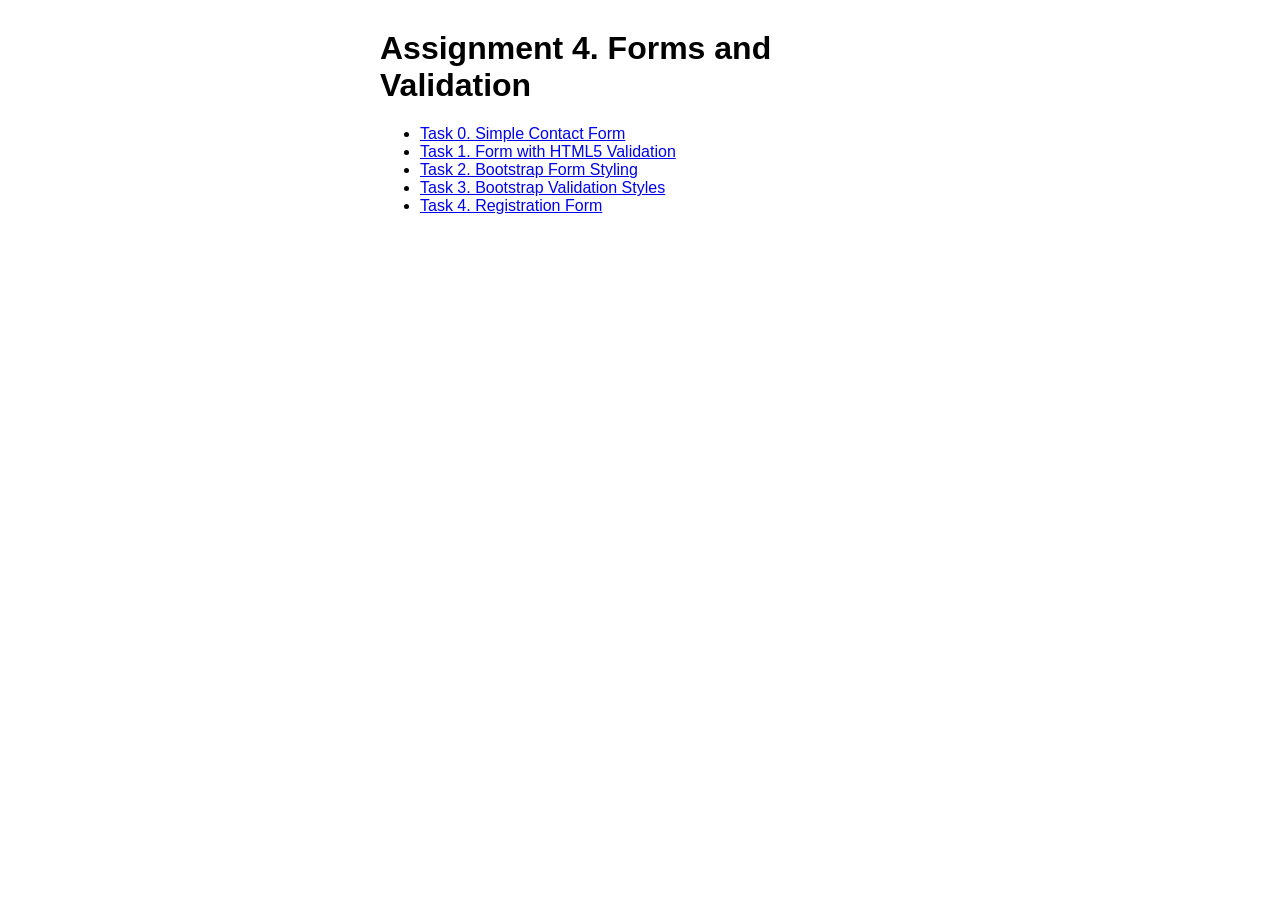
<file: index.html>
<!DOCTYPE html>
<html lang="en">
<head>
  <meta charset="UTF-8">
  <meta name="viewport" content="width=device-width, initial-scale=1.0">
  <title>Assignment 4. Forms and Validation</title>
  <link rel="stylesheet" href="css/plain.css">
</head>
<body>
  <h1>Assignment 4. Forms and Validation</h1>
  <ul>
    <li><a href="task0-contact-form.html">Task 0. Simple Contact Form</a></li>
    <li><a href="task1-html5-validation.html">Task 1. Form with HTML5 Validation</a></li>
    <li><a href="task2-bootstrap-form.html">Task 2. Bootstrap Form Styling</a></li>
    <li><a href="task3-bootstrap-validation.html">Task 3. Bootstrap Validation Styles</a></li>
    <li><a href="task4-registration.html">Task 4. Registration Form</a></li>
  </ul>
</body>
</html>
</file>
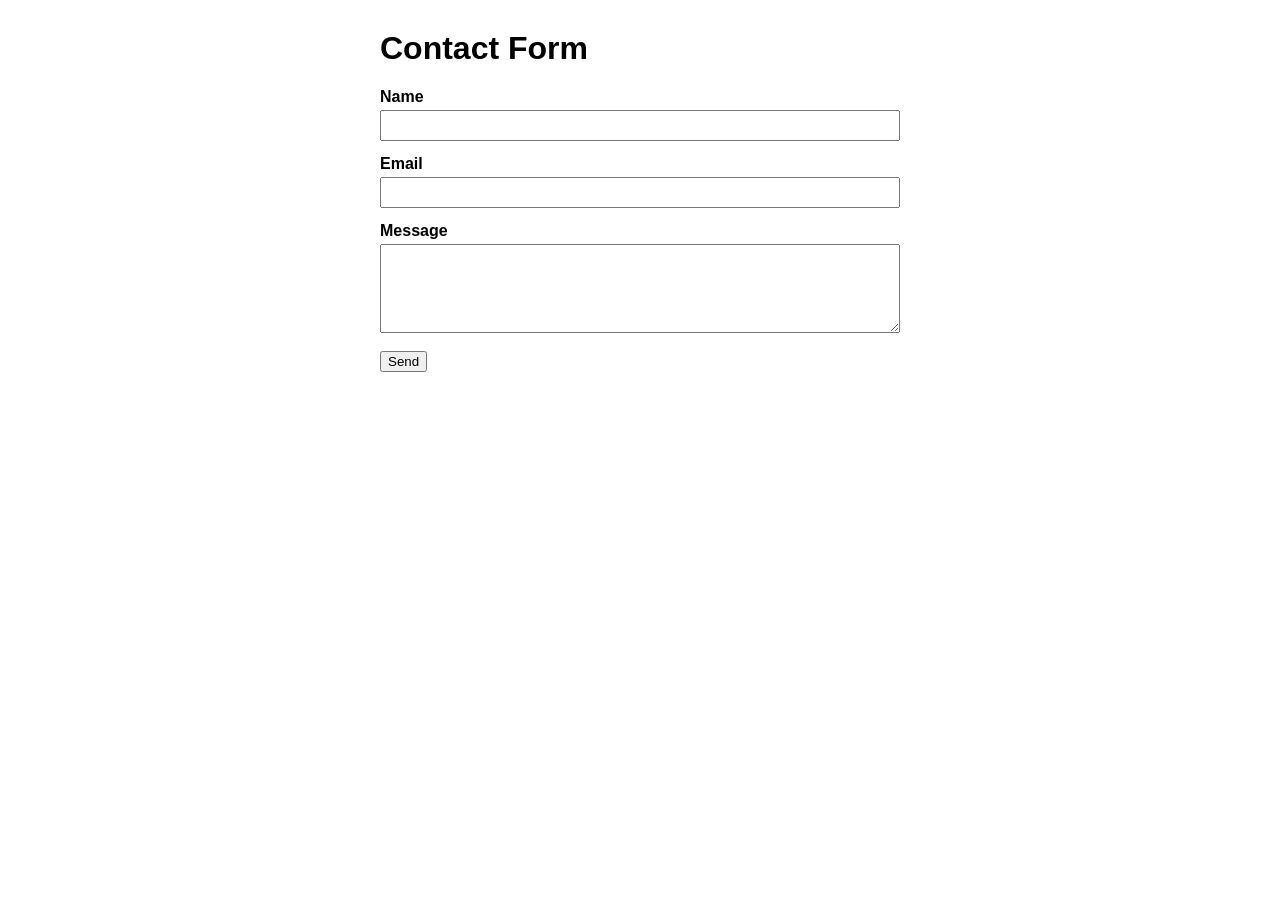
<file: task0-contact-form.html>
<!DOCTYPE html>
<html lang="en">
<head>
  <meta charset="UTF-8">
  <meta name="viewport" content="width=device-width, initial-scale=1.0">
  <title>Task 0. Simple Contact Form</title>
  <link rel="stylesheet" href="css/plain.css">
</head>
<body>
  <h1>Contact Form</h1>

  <form action="#" method="post">
    <div>
      <label for="name">Name</label>
      <input type="text" id="name" name="name">
    </div>

    <div>
      <label for="email">Email</label>
      <input type="email" id="email" name="email">
    </div>

    <div>
      <label for="message">Message</label>
      <textarea id="message" name="message" rows="5"></textarea>
    </div>

    <button type="submit">Send</button>
  </form>
</body>
</html>
</file>
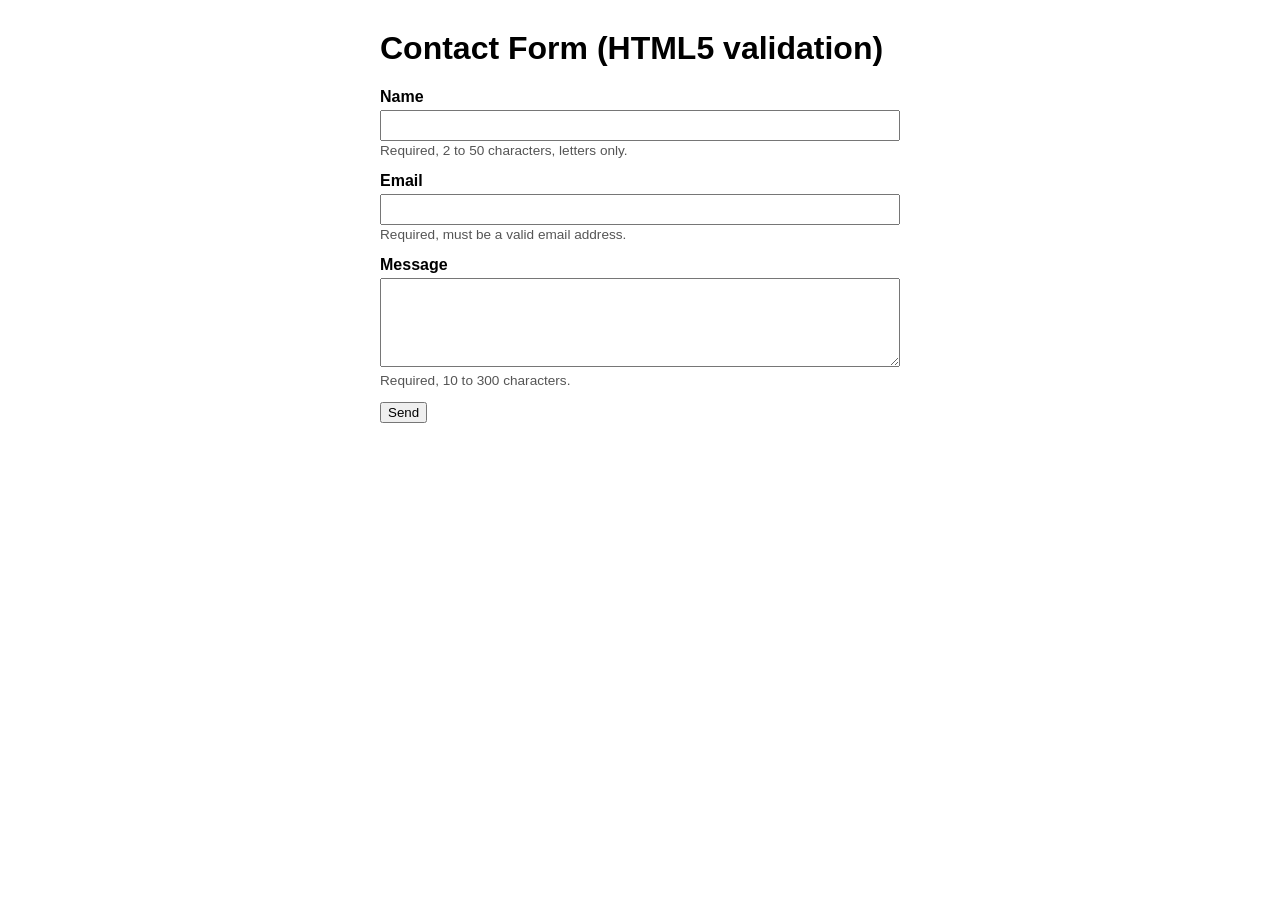
<file: task1-html5-validation.html>
<!DOCTYPE html>
<html lang="en">
<head>
  <meta charset="UTF-8">
  <meta name="viewport" content="width=device-width, initial-scale=1.0">
  <title>Task 1. Form with HTML5 Validation</title>
  <link rel="stylesheet" href="css/plain.css">
</head>
<body>
  <h1>Contact Form (HTML5 validation)</h1>

  <form action="#" method="post">
    <div>
      <label for="name">Name</label>
      <input type="text" id="name" name="name"
             required minlength="2" maxlength="50"
             pattern="[A-Za-zА-Яа-яЁё\s\-]+"
             title="Letters, spaces and hyphens only">
      <div class="hint">Required, 2 to 50 characters, letters only.</div>
    </div>

    <div>
      <label for="email">Email</label>
      <input type="email" id="email" name="email" required maxlength="100">
      <div class="hint">Required, must be a valid email address.</div>
    </div>

    <div>
      <label for="message">Message</label>
      <textarea id="message" name="message" rows="5"
                required minlength="10" maxlength="300"></textarea>
      <div class="hint">Required, 10 to 300 characters.</div>
    </div>

    <button type="submit">Send</button>
  </form>
</body>
</html>
</file>
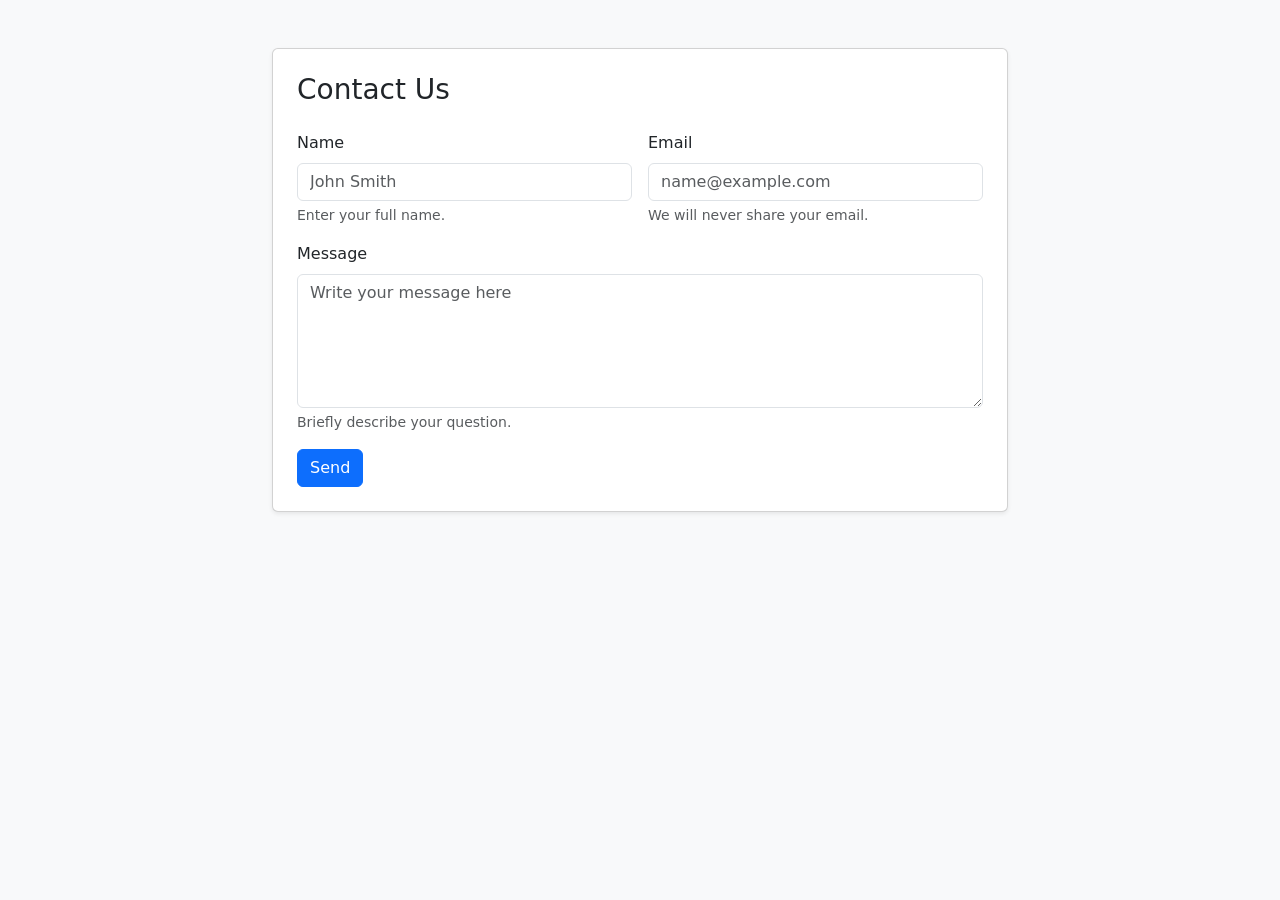
<file: task2-bootstrap-form.html>
<!DOCTYPE html>
<html lang="en">
<head>
  <meta charset="UTF-8">
  <meta name="viewport" content="width=device-width, initial-scale=1.0">
  <title>Task 2. Bootstrap Form Styling</title>
  <link href="https://cdn.jsdelivr.net/npm/bootstrap@5.3.3/dist/css/bootstrap.min.css" rel="stylesheet">
</head>
<body class="bg-light">
  <div class="container py-5">
    <div class="row justify-content-center">
      <div class="col-12 col-md-10 col-lg-8">
        <div class="card shadow-sm">
          <div class="card-body p-4">
            <h1 class="h3 mb-4">Contact Us</h1>

            <form action="#" method="post">
              <div class="row g-3">
                <div class="col-12 col-md-6">
                  <label for="name" class="form-label">Name</label>
                  <input type="text" class="form-control" id="name" name="name" placeholder="John Smith">
                  <div class="form-text">Enter your full name.</div>
                </div>

                <div class="col-12 col-md-6">
                  <label for="email" class="form-label">Email</label>
                  <input type="email" class="form-control" id="email" name="email" placeholder="name@example.com">
                  <div class="form-text">We will never share your email.</div>
                </div>

                <div class="col-12">
                  <label for="message" class="form-label">Message</label>
                  <textarea class="form-control" id="message" name="message" rows="5"
                            placeholder="Write your message here"></textarea>
                  <div class="form-text">Briefly describe your question.</div>
                </div>

                <div class="col-12">
                  <button type="submit" class="btn btn-primary">Send</button>
                </div>
              </div>
            </form>
          </div>
        </div>
      </div>
    </div>
  </div>
</body>
</html>
</file>
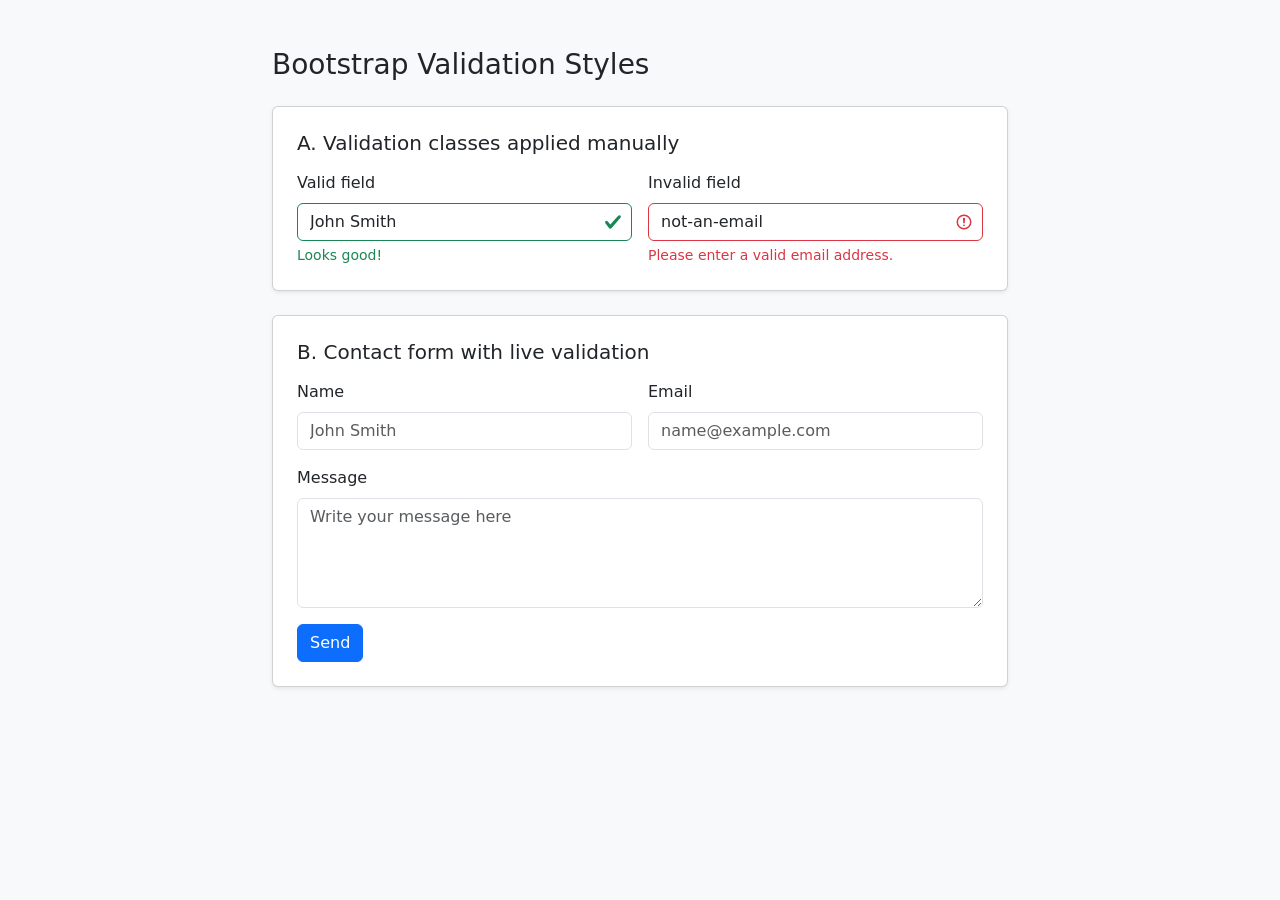
<file: task3-bootstrap-validation.html>
<!DOCTYPE html>
<html lang="en">
<head>
  <meta charset="UTF-8">
  <meta name="viewport" content="width=device-width, initial-scale=1.0">
  <title>Task 3. Bootstrap Validation Styles</title>
  <link href="https://cdn.jsdelivr.net/npm/bootstrap@5.3.3/dist/css/bootstrap.min.css" rel="stylesheet">
</head>
<body class="bg-light">
  <div class="container py-5">
    <div class="row justify-content-center">
      <div class="col-12 col-md-10 col-lg-8">

        <h1 class="h3 mb-4">Bootstrap Validation Styles</h1>

        <!-- Part A: static demonstration of is-valid / is-invalid -->
        <div class="card shadow-sm mb-4">
          <div class="card-body p-4">
            <h2 class="h5 mb-3">A. Validation classes applied manually</h2>
            <div class="row g-3">
              <div class="col-12 col-md-6">
                <label for="demoValid" class="form-label">Valid field</label>
                <input type="text" class="form-control is-valid" id="demoValid" value="John Smith">
                <div class="valid-feedback">Looks good!</div>
              </div>
              <div class="col-12 col-md-6">
                <label for="demoInvalid" class="form-label">Invalid field</label>
                <input type="email" class="form-control is-invalid" id="demoInvalid" value="not-an-email">
                <div class="invalid-feedback">Please enter a valid email address.</div>
              </div>
            </div>
          </div>
        </div>

        <!-- Part B: live form with validation -->
        <div class="card shadow-sm">
          <div class="card-body p-4">
            <h2 class="h5 mb-3">B. Contact form with live validation</h2>

            <div id="successAlert" class="alert alert-success d-none" role="alert">
              The form was submitted successfully.
            </div>

            <form id="contactForm" action="#" method="post" novalidate>
              <div class="row g-3">
                <div class="col-12 col-md-6">
                  <label for="name" class="form-label">Name</label>
                  <input type="text" class="form-control" id="name" name="name"
                         placeholder="John Smith" required minlength="2" maxlength="50">
                  <div class="valid-feedback">Looks good!</div>
                  <div class="invalid-feedback">Name is required (at least 2 characters).</div>
                </div>

                <div class="col-12 col-md-6">
                  <label for="email" class="form-label">Email</label>
                  <input type="email" class="form-control" id="email" name="email"
                         placeholder="name@example.com" required>
                  <div class="valid-feedback">Looks good!</div>
                  <div class="invalid-feedback" id="emailFeedback">Email is required.</div>
                </div>

                <div class="col-12">
                  <label for="message" class="form-label">Message</label>
                  <textarea class="form-control" id="message" name="message" rows="4"
                            placeholder="Write your message here" required minlength="10" maxlength="300"></textarea>
                  <div class="valid-feedback">Looks good!</div>
                  <div class="invalid-feedback">Message is required (at least 10 characters).</div>
                </div>

                <div class="col-12">
                  <button type="submit" class="btn btn-primary">Send</button>
                </div>
              </div>
            </form>
          </div>
        </div>

      </div>
    </div>
  </div>

  <script src="js/task3.js"></script>
</body>
</html>
</file>
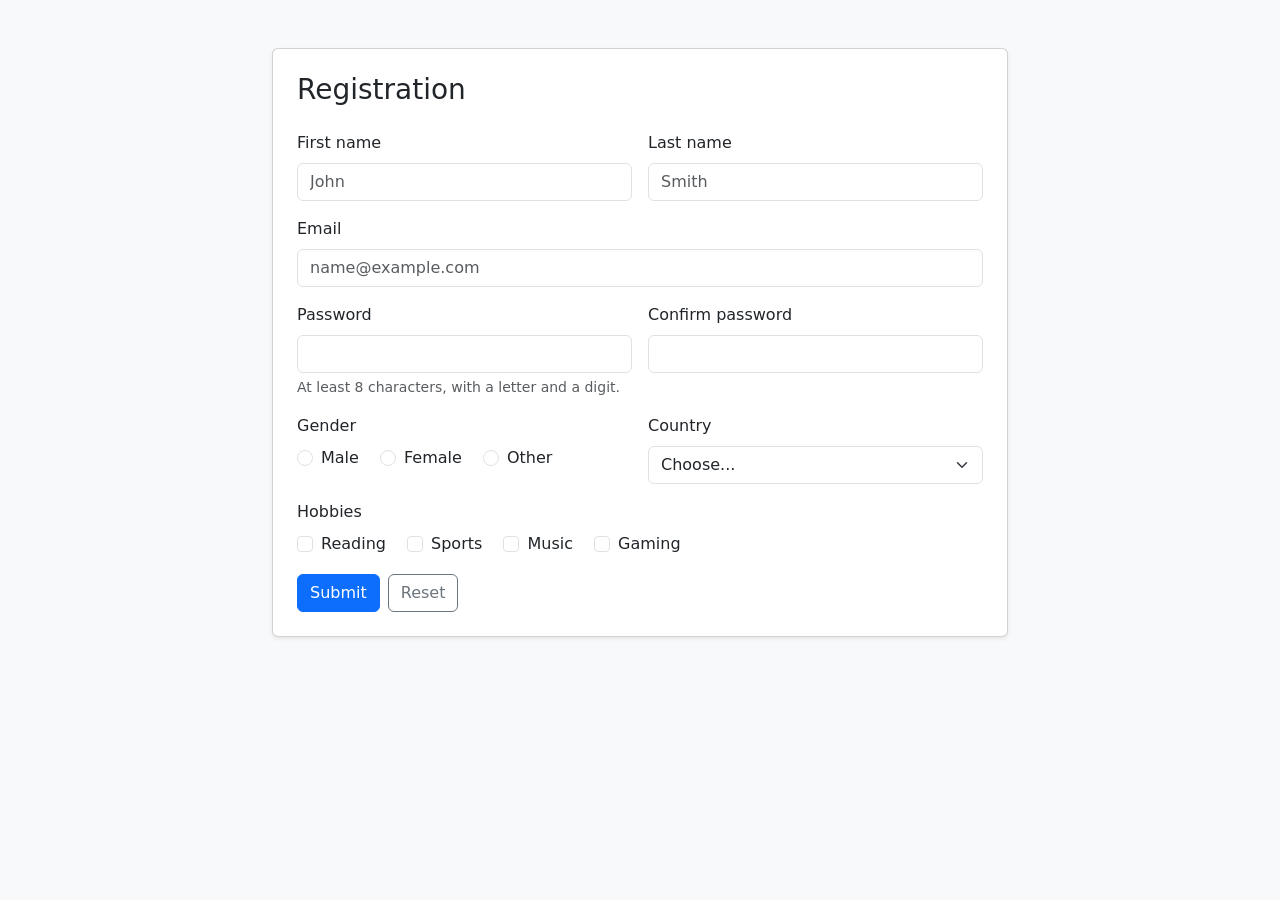
<file: task4-registration.html>
<!DOCTYPE html>
<html lang="en">
<head>
  <meta charset="UTF-8">
  <meta name="viewport" content="width=device-width, initial-scale=1.0">
  <title>Task 4. Registration Form</title>
  <link href="https://cdn.jsdelivr.net/npm/bootstrap@5.3.3/dist/css/bootstrap.min.css" rel="stylesheet">
</head>
<body class="bg-light">
  <div class="container py-5">
    <div class="row justify-content-center">
      <div class="col-12 col-lg-8">
        <div class="card shadow-sm">
          <div class="card-body p-4">
            <h1 class="h3 mb-4">Registration</h1>

            <div id="successAlert" class="alert alert-success d-none" role="alert">
              Registration completed successfully.
            </div>

            <form id="registerForm" action="#" method="post" novalidate>
              <div class="row g-3">

                <!-- First name / Last name -->
                <div class="col-12 col-md-6">
                  <label for="firstName" class="form-label">First name</label>
                  <input type="text" class="form-control" id="firstName" name="firstName"
                         placeholder="John" required minlength="2" maxlength="30"
                         pattern="[A-Za-zА-Яа-яЁё\-]+">
                  <div class="valid-feedback">Looks good!</div>
                  <div class="invalid-feedback">First name is required (letters only, at least 2 characters).</div>
                </div>

                <div class="col-12 col-md-6">
                  <label for="lastName" class="form-label">Last name</label>
                  <input type="text" class="form-control" id="lastName" name="lastName"
                         placeholder="Smith" required minlength="2" maxlength="30"
                         pattern="[A-Za-zА-Яа-яЁё\-]+">
                  <div class="valid-feedback">Looks good!</div>
                  <div class="invalid-feedback">Last name is required (letters only, at least 2 characters).</div>
                </div>

                <!-- Email -->
                <div class="col-12">
                  <label for="email" class="form-label">Email</label>
                  <input type="email" class="form-control" id="email" name="email"
                         placeholder="name@example.com" required>
                  <div class="valid-feedback">Looks good!</div>
                  <div class="invalid-feedback" id="emailFeedback">Email is required.</div>
                </div>

                <!-- Password / Confirm password -->
                <div class="col-12 col-md-6">
                  <label for="password" class="form-label">Password</label>
                  <input type="password" class="form-control" id="password" name="password"
                         required minlength="8" maxlength="30"
                         pattern="(?=.*[A-Za-z])(?=.*\d).{8,}"
                         aria-describedby="passwordHelp">
                  <div id="passwordHelp" class="form-text">At least 8 characters, with a letter and a digit.</div>
                  <div class="valid-feedback">Looks good!</div>
                  <div class="invalid-feedback">Password must be at least 8 characters and contain a letter and a digit.</div>
                </div>

                <div class="col-12 col-md-6">
                  <label for="confirmPassword" class="form-label">Confirm password</label>
                  <input type="password" class="form-control" id="confirmPassword" name="confirmPassword" required>
                  <div class="valid-feedback">Passwords match.</div>
                  <div class="invalid-feedback" id="confirmFeedback">Please confirm your password.</div>
                </div>

                <!-- Gender -->
                <div class="col-12 col-md-6">
                  <span class="form-label d-block mb-2">Gender</span>
                  <div class="form-check form-check-inline">
                    <input class="form-check-input" type="radio" name="gender" id="genderMale" value="male" required>
                    <label class="form-check-label" for="genderMale">Male</label>
                  </div>
                  <div class="form-check form-check-inline">
                    <input class="form-check-input" type="radio" name="gender" id="genderFemale" value="female">
                    <label class="form-check-label" for="genderFemale">Female</label>
                  </div>
                  <div class="form-check form-check-inline">
                    <input class="form-check-input" type="radio" name="gender" id="genderOther" value="other">
                    <label class="form-check-label" for="genderOther">Other</label>
                  </div>
                  <div class="text-danger small mt-1 d-none" id="genderFeedback">Please select a gender.</div>
                </div>

                <!-- Country -->
                <div class="col-12 col-md-6">
                  <label for="country" class="form-label">Country</label>
                  <select class="form-select" id="country" name="country" required>
                    <option value="" selected disabled>Choose...</option>
                    <option value="kz">Kazakhstan</option>
                    <option value="ru">Russia</option>
                    <option value="uz">Uzbekistan</option>
                    <option value="kg">Kyrgyzstan</option>
                    <option value="us">United States</option>
                    <option value="other">Other</option>
                  </select>
                  <div class="valid-feedback">Looks good!</div>
                  <div class="invalid-feedback">Please select a country.</div>
                </div>

                <!-- Hobbies -->
                <div class="col-12">
                  <span class="form-label d-block mb-2">Hobbies</span>
                  <div class="form-check form-check-inline">
                    <input class="form-check-input hobby" type="checkbox" name="hobbies" id="hobbyReading" value="reading">
                    <label class="form-check-label" for="hobbyReading">Reading</label>
                  </div>
                  <div class="form-check form-check-inline">
                    <input class="form-check-input hobby" type="checkbox" name="hobbies" id="hobbySports" value="sports">
                    <label class="form-check-label" for="hobbySports">Sports</label>
                  </div>
                  <div class="form-check form-check-inline">
                    <input class="form-check-input hobby" type="checkbox" name="hobbies" id="hobbyMusic" value="music">
                    <label class="form-check-label" for="hobbyMusic">Music</label>
                  </div>
                  <div class="form-check form-check-inline">
                    <input class="form-check-input hobby" type="checkbox" name="hobbies" id="hobbyGaming" value="gaming">
                    <label class="form-check-label" for="hobbyGaming">Gaming</label>
                  </div>
                  <div class="text-danger small mt-1 d-none" id="hobbiesFeedback">Please select at least one hobby.</div>
                </div>

                <!-- Buttons -->
                <div class="col-12 d-flex gap-2">
                  <button type="submit" class="btn btn-primary">Submit</button>
                  <button type="reset" class="btn btn-outline-secondary">Reset</button>
                </div>

              </div>
            </form>
          </div>
        </div>
      </div>
    </div>
  </div>

  <script src="js/task4.js"></script>
</body>
</html>
</file>
<file: css/plain.css>
body {
  font-family: Arial, sans-serif;
  max-width: 520px;
  margin: 30px auto;
  padding: 0 15px;
}

form div {
  margin-bottom: 14px;
}

label {
  display: block;
  margin-bottom: 4px;
  font-weight: bold;
}

input[type="text"],
input[type="email"],
textarea {
  width: 100%;
  padding: 6px;
  box-sizing: border-box;
}

.hint {
  font-size: 0.85em;
  color: #555;
  margin-top: 2px;
}
</file>
